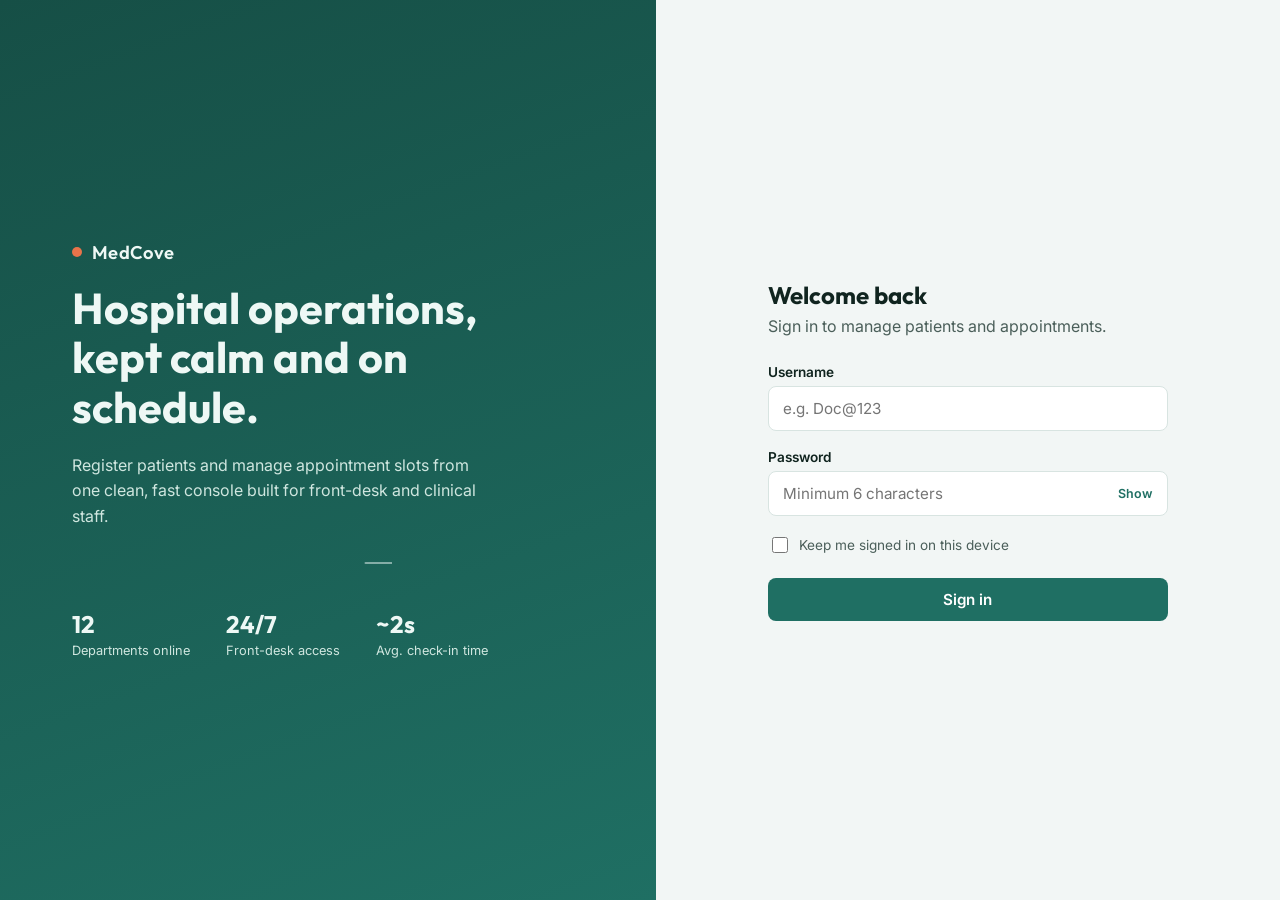
<file: index.html>
<!DOCTYPE html>
<html lang="en">
<head>
<meta charset="UTF-8" />
<meta name="viewport" content="width=device-width, initial-scale=1.0" />
<title>MedCove &mdash; Sign in</title>
<link rel="preconnect" href="https://fonts.googleapis.com">
<link href="https://fonts.googleapis.com/css2?family=Outfit:wght@500;600;700&family=Inter:wght@400;500;600&family=IBM+Plex+Mono:wght@500&display=swap" rel="stylesheet">
<link rel="stylesheet" href="css/styles.css" />
</head>
<body>

<div class="login-shell">

  <!-- Brand panel -->
  <section class="login-brand" aria-hidden="true">
    <span class="mark"><span class="mark-dot"></span> MedCove</span>
    <h1>Hospital operations, kept calm and on schedule.</h1>
    <p>Register patients and manage appointment slots from one clean, fast console built for front-desk and clinical staff.</p>

    <svg class="pulse-line" viewBox="0 0 300 28" preserveAspectRatio="none">
      <path d="M0 14 H100 L112 2 L124 26 L136 14 H300" />
    </svg>

    <div class="stats">
      <div class="stat"><b>12</b><span>Departments online</span></div>
      <div class="stat"><b>24/7</b><span>Front-desk access</span></div>
      <div class="stat"><b>~2s</b><span>Avg. check-in time</span></div>
    </div>
  </section>

  <!-- Login form -->
  <section class="login-form-wrap">
    <div class="login-card">
      <h2>Welcome back</h2>
      <span class="subtitle">Sign in to manage patients and appointments.</span>

      <div class="banner banner-error" id="loginBanner" role="alert"></div>

      <form id="loginForm" novalidate>
        <div class="field" id="emailField">
          <label for="email">Username</label>
          <div class="input-wrap">
            <input type="text" id="email" name="username" autocomplete="username" placeholder="e.g. Doc@123" />
          </div>
          <span class="error-msg">Enter your username.</span>
        </div>

        <div class="field" id="passwordField">
          <label for="password">Password</label>
          <div class="input-wrap">
            <input type="password" id="password" name="password" autocomplete="current-password" placeholder="Minimum 6 characters" />
            <button type="button" class="toggle-visibility" id="togglePw">Show</button>
          </div>
          <span class="error-msg">Password must be at least 6 characters.</span>
        </div>

        <label class="checkbox-row">
          <input type="checkbox" id="rememberMe" /> Keep me signed in on this device
        </label>

        <button type="submit" class="btn btn-primary" id="loginBtn">
          <span id="loginBtnLabel">Sign in</span>
        </button>
      </form>
    </div>
  </section>
</div>

<script src="js/mockApi.js"></script>
<script src="js/api.js"></script>
<script src="js/login.js"></script>
</body>
</html>
</file>
<file: css/styles.css>
/* -----------------------------------------------------------------------
   Design tokens
----------------------------------------------------------------------- */
:root {
  --color-bg: #f2f6f5;
  --color-surface: #ffffff;
  --color-ink: #10241f;
  --color-ink-soft: #4b5f5a;
  --color-primary: #1f6f63;
  --color-primary-dark: #164f46;
  --color-primary-tint: #e3f0ec;
  --color-accent: #e8734a;
  --color-accent-tint: #fdece4;
  --color-line: #d8e4e1;
  --color-danger: #c0392b;
  --color-danger-tint: #fbe9e7;
  --color-success: #2e7d5b;

  --font-display: "Outfit", "Segoe UI", sans-serif;
  --font-body: "Inter", "Segoe UI", sans-serif;
  --font-mono: "IBM Plex Mono", monospace;

  --radius-sm: 8px;
  --radius-md: 14px;
  --radius-lg: 22px;
  --shadow-card: 0 12px 30px -18px rgba(16, 36, 31, 0.25);
  --transition: 160ms ease;
}

@media (prefers-reduced-motion: reduce) {
  * { animation: none !important; transition: none !important; }
}

* { box-sizing: border-box; }
html, body { height: 100%; }
body {
  margin: 0;
  font-family: var(--font-body);
  color: var(--color-ink);
  background: var(--color-bg);
  -webkit-font-smoothing: antialiased;
}
h1, h2, h3, h4 { font-family: var(--font-display); margin: 0; }
p { margin: 0; }
a { color: inherit; }
button { font-family: inherit; cursor: pointer; }
input, select, textarea { font-family: inherit; }

:focus-visible {
  outline: 2px solid var(--color-primary);
  outline-offset: 2px;
}

.visually-hidden {
  position: absolute; width: 1px; height: 1px;
  overflow: hidden; clip: rect(0 0 0 0); white-space: nowrap;
}

/* -----------------------------------------------------------------------
   Signature element: pulse divider (SVG heartbeat line)
----------------------------------------------------------------------- */
.pulse-line {
  width: 100%;
  height: 28px;
  display: block;
}
.pulse-line path {
  fill: none;
  stroke: currentColor;
  stroke-width: 2;
  stroke-linecap: round;
  stroke-linejoin: round;
  stroke-dasharray: 300;
  stroke-dashoffset: 300;
  animation: draw-pulse 2.6s ease-in-out infinite;
}
@keyframes draw-pulse {
  0% { stroke-dashoffset: 300; }
  60% { stroke-dashoffset: 0; }
  100% { stroke-dashoffset: -300; }
}

/* -----------------------------------------------------------------------
   Login page
----------------------------------------------------------------------- */
.login-shell {
  min-height: 100vh;
  display: grid;
  grid-template-columns: 1fr;
}
@media (min-width: 900px) {
  .login-shell { grid-template-columns: 1.05fr 1fr; }
}

.login-brand {
  background: linear-gradient(160deg, var(--color-primary-dark), var(--color-primary));
  color: #eef8f5;
  padding: 40px clamp(24px, 6vw, 72px);
  display: flex;
  flex-direction: column;
  justify-content: center;
  gap: 20px;
  position: relative;
  overflow: hidden;
}
.login-brand .mark {
  display: inline-flex;
  align-items: center;
  gap: 10px;
  font-family: var(--font-display);
  font-size: 1.15rem;
  font-weight: 600;
  letter-spacing: 0.02em;
}
.login-brand .mark-dot {
  width: 10px; height: 10px; border-radius: 50%;
  background: var(--color-accent);
  flex-shrink: 0;
}
.login-brand h1 {
  font-size: clamp(1.9rem, 3.4vw, 2.7rem);
  line-height: 1.15;
  max-width: 14ch;
}
.login-brand p {
  max-width: 42ch;
  color: #cfe6df;
  line-height: 1.6;
}
.login-brand .pulse-line { color: rgba(238, 248, 245, 0.5); max-width: 320px; }

.login-brand .stats {
  display: flex;
  gap: clamp(18px, 4vw, 36px);
  margin-top: 12px;
  flex-wrap: wrap;
}
.login-brand .stat b {
  display: block;
  font-family: var(--font-display);
  font-size: 1.5rem;
}
.login-brand .stat span {
  font-size: 0.8rem;
  color: #cfe6df;
}

.login-form-wrap {
  display: flex;
  align-items: center;
  justify-content: center;
  padding: 32px clamp(20px, 6vw, 64px);
}
.login-card {
  width: 100%;
  max-width: 400px;
}
.login-card h2 { font-size: 1.5rem; margin-bottom: 6px; }
.login-card .subtitle { color: var(--color-ink-soft); margin-bottom: 28px; display: block; }

.field {
  margin-bottom: 18px;
}
.field label {
  display: block;
  font-size: 0.85rem;
  font-weight: 600;
  margin-bottom: 6px;
}
.field .input-wrap {
  position: relative;
}
.field input, .field select, .field textarea {
  width: 100%;
  padding: 12px 14px;
  border-radius: var(--radius-sm);
  border: 1.5px solid var(--color-line);
  background: var(--color-surface);
  font-size: 0.95rem;
  color: var(--color-ink);
  transition: border-color var(--transition), box-shadow var(--transition);
}
.field textarea { resize: vertical; min-height: 90px; }
.field input:focus, .field select:focus, .field textarea:focus {
  border-color: var(--color-primary);
  box-shadow: 0 0 0 4px var(--color-primary-tint);
  outline: none;
}
.field.has-error input, .field.has-error select, .field.has-error textarea {
  border-color: var(--color-danger);
}
.field .error-msg {
  display: none;
  color: var(--color-danger);
  font-size: 0.78rem;
  margin-top: 6px;
}
.field.has-error .error-msg { display: block; }

.toggle-visibility {
  position: absolute;
  right: 8px;
  top: 50%;
  transform: translateY(-50%);
  border: none;
  background: none;
  font-size: 0.78rem;
  font-weight: 600;
  color: var(--color-primary);
  padding: 6px 8px;
}

.checkbox-row {
  display: flex;
  align-items: center;
  gap: 8px;
  font-size: 0.85rem;
  margin-bottom: 22px;
  color: var(--color-ink-soft);
}
.checkbox-row input { width: 16px; height: 16px; }

.btn {
  display: inline-flex;
  align-items: center;
  justify-content: center;
  gap: 8px;
  border: none;
  border-radius: var(--radius-sm);
  padding: 12px 20px;
  font-weight: 600;
  font-size: 0.95rem;
  transition: transform var(--transition), box-shadow var(--transition), background var(--transition);
}
.btn-primary {
  background: var(--color-primary);
  color: #fff;
  width: 100%;
}
.btn-primary:hover { background: var(--color-primary-dark); }
.btn-primary:disabled { opacity: 0.7; cursor: progress; }
.btn-accent { background: var(--color-accent); color: #fff; }
.btn-accent:hover { filter: brightness(0.95); }
.btn-ghost {
  background: transparent;
  color: var(--color-primary);
  border: 1.5px solid var(--color-line);
}
.btn-ghost:hover { background: var(--color-primary-tint); }
.btn-sm { padding: 8px 12px; font-size: 0.8rem; }

.spinner {
  width: 16px; height: 16px;
  border-radius: 50%;
  border: 2px solid rgba(255,255,255,0.4);
  border-top-color: #fff;
  animation: spin 0.7s linear infinite;
}
@keyframes spin { to { transform: rotate(360deg); } }

.banner {
  display: none;
  align-items: flex-start;
  gap: 10px;
  padding: 12px 14px;
  border-radius: var(--radius-sm);
  font-size: 0.85rem;
  margin-bottom: 18px;
}
.banner.show { display: flex; }
.banner-error { background: var(--color-danger-tint); color: var(--color-danger); }
.banner-success { background: var(--color-primary-tint); color: var(--color-primary-dark); }

.demo-hint {
  margin-top: 22px;
  padding: 14px;
  border-radius: var(--radius-sm);
  border: 1px dashed var(--color-line);
  font-size: 0.78rem;
  color: var(--color-ink-soft);
  line-height: 1.6;
}
.demo-hint code {
  font-family: var(--font-mono);
  background: var(--color-primary-tint);
  padding: 1px 5px;
  border-radius: 4px;
}

/* -----------------------------------------------------------------------
   Dashboard shell
----------------------------------------------------------------------- */
.app-shell {
  min-height: 100vh;
  display: flex;
  flex-direction: column;
}

.topbar {
  display: flex;
  align-items: center;
  justify-content: space-between;
  gap: 16px;
  padding: 14px 22px;
  background: var(--color-surface);
  border-bottom: 1px solid var(--color-line);
  position: sticky;
  top: 0;
  z-index: 20;
}
.topbar .mark {
  display: flex;
  align-items: center;
  gap: 10px;
  font-family: var(--font-display);
  font-weight: 700;
  font-size: 1.05rem;
  color: var(--color-primary-dark);
}
.topbar .mark-dot { width: 9px; height: 9px; border-radius: 50%; background: var(--color-accent); }
.topbar .user-chip {
  display: flex;
  align-items: center;
  gap: 10px;
}
.avatar {
  width: 34px; height: 34px;
  border-radius: 50%;
  background: var(--color-primary-tint);
  color: var(--color-primary-dark);
  display: flex; align-items: center; justify-content: center;
  font-weight: 700;
  font-size: 0.85rem;
  flex-shrink: 0;
}
.user-chip .name { font-weight: 600; font-size: 0.85rem; display: block; }
.user-chip .role { font-size: 0.72rem; color: var(--color-ink-soft); }

.layout {
  display: flex;
  flex: 1;
  min-height: 0;
}

.sidenav {
  width: 220px;
  flex-shrink: 0;
  background: var(--color-surface);
  border-right: 1px solid var(--color-line);
  padding: 18px 12px;
  display: flex;
  flex-direction: column;
  gap: 4px;
}
.sidenav button {
  display: flex;
  align-items: center;
  gap: 10px;
  width: 100%;
  text-align: left;
  padding: 11px 12px;
  border: none;
  background: none;
  border-radius: var(--radius-sm);
  color: var(--color-ink-soft);
  font-weight: 600;
  font-size: 0.88rem;
}
.sidenav button .ico { font-size: 1rem; }
.sidenav button:hover { background: var(--color-bg); }
.sidenav button.active {
  background: var(--color-primary-tint);
  color: var(--color-primary-dark);
}

.main {
  flex: 1;
  padding: 26px clamp(16px, 3vw, 34px) 100px;
  overflow-y: auto;
}
.panel { display: none; }
.panel.active { display: block; animation: fade-in 220ms ease; }
@keyframes fade-in { from { opacity: 0; transform: translateY(6px);} to { opacity: 1; transform: translateY(0);} }

.panel-header {
  display: flex;
  justify-content: space-between;
  align-items: flex-end;
  flex-wrap: wrap;
  gap: 12px;
  margin-bottom: 20px;
}
.panel-header h2 { font-size: 1.4rem; }
.panel-header .desc { color: var(--color-ink-soft); font-size: 0.88rem; }

.stat-grid {
  display: grid;
  grid-template-columns: repeat(auto-fit, minmax(160px, 1fr));
  gap: 14px;
  margin-bottom: 26px;
}
.stat-card {
  background: var(--color-surface);
  border: 1px solid var(--color-line);
  border-radius: var(--radius-md);
  padding: 18px;
  box-shadow: var(--shadow-card);
}
.stat-card b { font-family: var(--font-display); font-size: 1.7rem; display: block; }
.stat-card span { font-size: 0.8rem; color: var(--color-ink-soft); }

.card {
  background: var(--color-surface);
  border: 1px solid var(--color-line);
  border-radius: var(--radius-lg);
  padding: clamp(18px, 3vw, 30px);
  box-shadow: var(--shadow-card);
  margin-bottom: 24px;
}
.card h3 { font-size: 1.05rem; margin-bottom: 4px; }
.card .card-sub { color: var(--color-ink-soft); font-size: 0.85rem; margin-bottom: 20px; display: block; }

.form-grid {
  display: grid;
  grid-template-columns: repeat(2, 1fr);
  gap: 4px 18px;
}
.form-grid .field.full { grid-column: 1 / -1; }
@media (max-width: 640px) {
  .form-grid { grid-template-columns: 1fr; }
}

.form-actions {
  display: flex;
  justify-content: flex-end;
  gap: 12px;
  margin-top: 8px;
}

/* Table -> card list on small screens */
.table-wrap { overflow-x: auto; }
table.data-table {
  width: 100%;
  border-collapse: collapse;
  font-size: 0.88rem;
}
.data-table th, .data-table td {
  text-align: left;
  padding: 12px 10px;
  border-bottom: 1px solid var(--color-line);
  white-space: nowrap;
}
.data-table th { color: var(--color-ink-soft); font-weight: 600; font-size: 0.75rem; text-transform: uppercase; letter-spacing: 0.04em; }
.data-table td.id-cell { font-family: var(--font-mono); font-size: 0.78rem; color: var(--color-primary-dark); }

.badge {
  display: inline-block;
  padding: 3px 10px;
  border-radius: 999px;
  font-size: 0.72rem;
  font-weight: 700;
}
.badge-scheduled { background: var(--color-primary-tint); color: var(--color-primary-dark); }
.badge-cancelled { background: var(--color-danger-tint); color: var(--color-danger); }
.badge-completed { background: #eef1e9; color: var(--color-success); }

.empty-state {
  text-align: center;
  padding: 40px 18px;
  color: var(--color-ink-soft);
}
.empty-state .glyph { font-size: 2rem; margin-bottom: 10px; }

/* Toasts */
.toast-stack {
  position: fixed;
  bottom: 20px;
  right: 20px;
  display: flex;
  flex-direction: column;
  gap: 10px;
  z-index: 60;
  max-width: min(90vw, 340px);
}
.toast {
  background: var(--color-ink);
  color: #fff;
  padding: 12px 16px;
  border-radius: var(--radius-sm);
  font-size: 0.85rem;
  box-shadow: var(--shadow-card);
  animation: toast-in 200ms ease;
}
.toast.error { background: var(--color-danger); }
.toast.success { background: var(--color-primary-dark); }
@keyframes toast-in { from { opacity: 0; transform: translateY(8px);} to { opacity: 1; transform: translateY(0);} }

/* -----------------------------------------------------------------------
   Mobile nav (bottom bar)
----------------------------------------------------------------------- */
@media (max-width: 780px) {
  .sidenav {
    position: fixed;
    bottom: 0; left: 0; right: 0;
    width: auto;
    flex-direction: row;
    justify-content: space-around;
    border-right: none;
    border-top: 1px solid var(--color-line);
    padding: 8px 4px;
    z-index: 30;
  }
  .sidenav button {
    flex-direction: column;
    gap: 2px;
    font-size: 0.68rem;
    padding: 8px 4px;
    text-align: center;
  }
  .main { padding-bottom: 90px; }
  .user-chip .name, .user-chip .role { display: none; }
}
</file>
